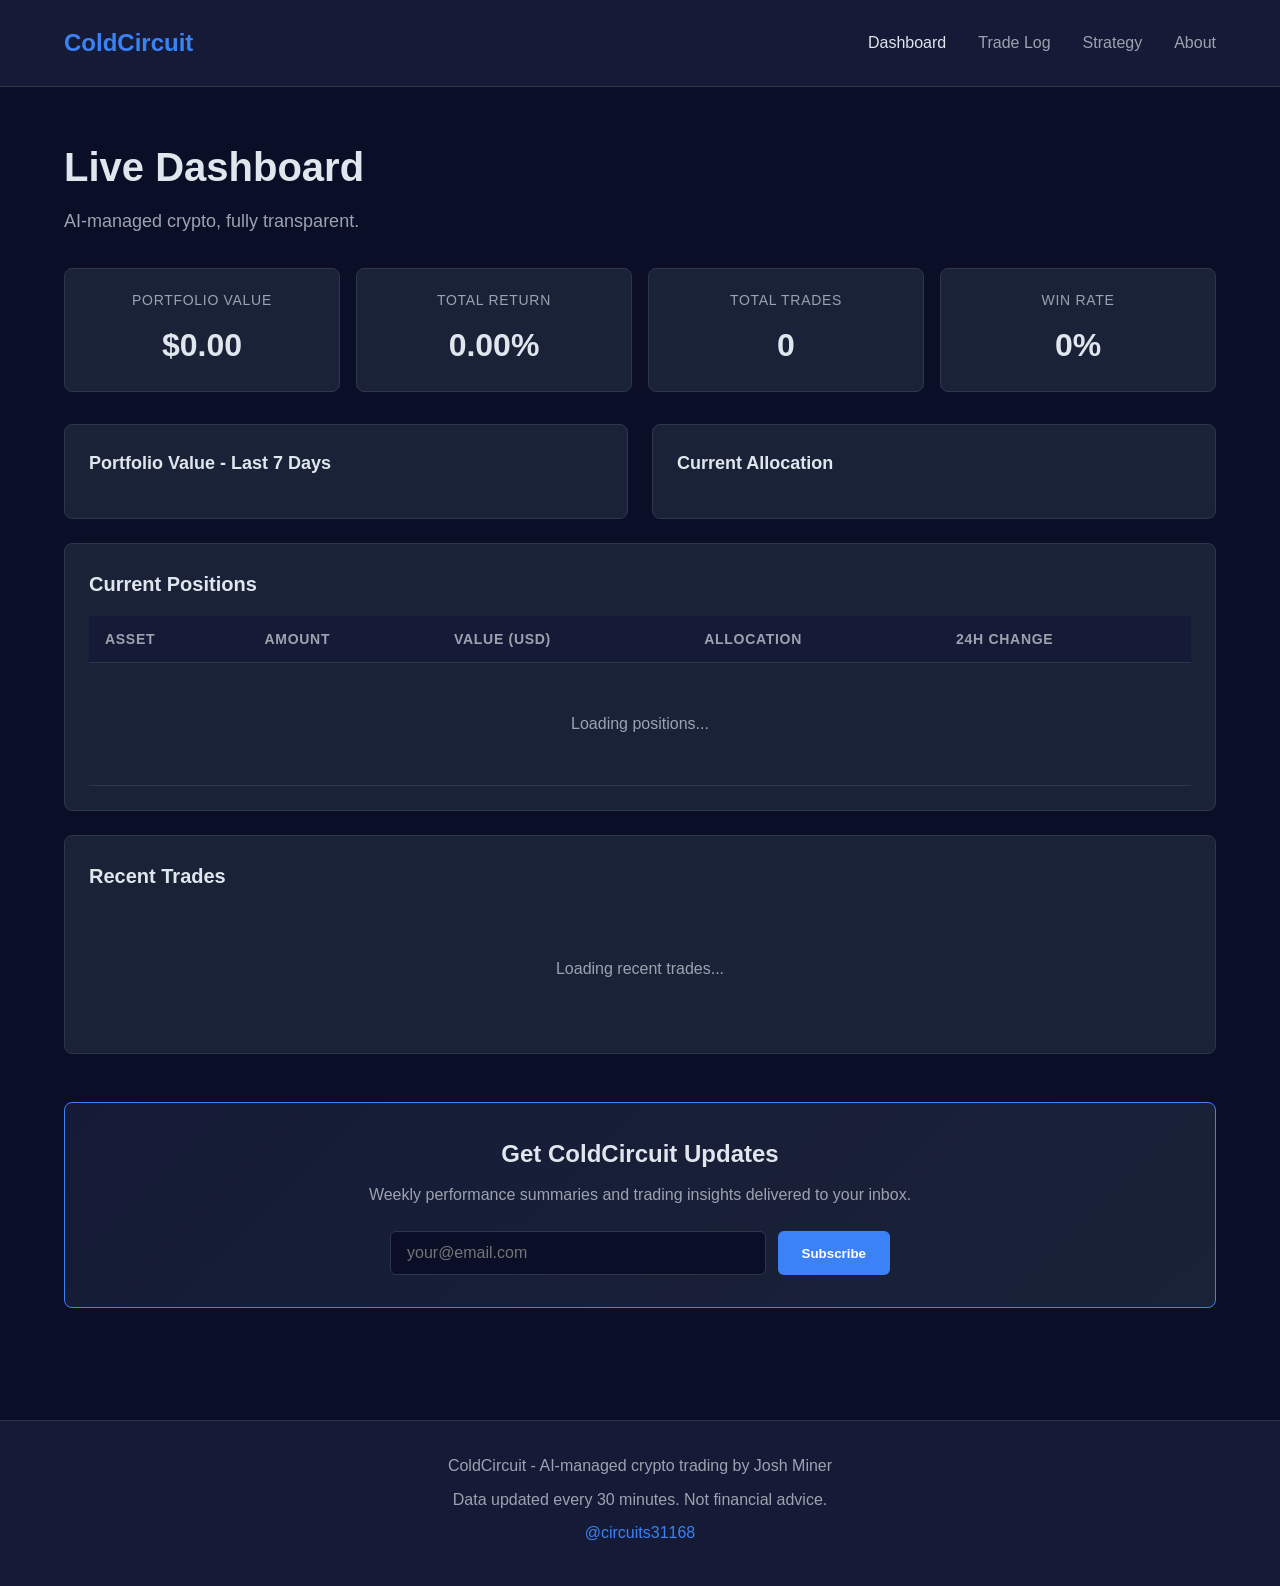
<file: index.html>
<!DOCTYPE html>
<html lang="en">
<head>
  <meta charset="UTF-8">
  <meta name="viewport" content="width=device-width, initial-scale=1.0">
  <title>ColdCircuit | AI-managed crypto, fully transparent.</title>
  <meta name="description" content="Live portfolio tracker for an AI-managed crypto trading experiment. Transparent, educational, and data-driven.">
  <link rel="stylesheet" href="./css/style.css">
</head>
<body>
  <header>
    <div class="container">
      <nav>
        <a href="./index.html" class="logo">ColdCircuit</a>
        <ul class="nav-links">
          <li><a href="./index.html" class="active">Dashboard</a></li>
          <li><a href="./trade-log.html">Trade Log</a></li>
          <li><a href="./strategy.html">Strategy</a></li>
          <li><a href="./about.html">About</a></li>
        </ul>
      </nav>
    </div>
  </header>

  <main>
    <div class="container">
      <h1 class="page-title">Live Dashboard</h1>
      <p class="page-subtitle">AI-managed crypto, fully transparent.</p>

      <!-- Key Metrics -->
      <div class="stat-grid">
        <div class="stat-card">
          <div class="stat-label">Portfolio Value</div>
          <div class="stat-value" id="portfolio-value">$0.00</div>
        </div>
        <div class="stat-card">
          <div class="stat-label">Total Return</div>
          <div class="stat-value" id="total-return">0.00%</div>
        </div>
        <div class="stat-card">
          <div class="stat-label">Total Trades</div>
          <div class="stat-value" id="total-trades">0</div>
        </div>
        <div class="stat-card">
          <div class="stat-label">Win Rate</div>
          <div class="stat-value" id="win-rate">0%</div>
        </div>
      </div>

      <!-- Charts -->
      <div class="grid grid-2">
        <div class="chart-container">
          <h3 class="chart-title">Portfolio Value - Last 7 Days</h3>
          <div id="value-chart"></div>
        </div>
        <div class="chart-container">
          <h3 class="chart-title">Current Allocation</h3>
          <div id="allocation-chart"></div>
        </div>
      </div>

      <!-- Current Positions -->
      <div class="card">
        <h2 class="card-title">Current Positions</h2>
        <div class="table-container">
          <table id="positions-table">
            <thead>
              <tr>
                <th>Asset</th>
                <th>Amount</th>
                <th>Value (USD)</th>
                <th>Allocation</th>
                <th>24h Change</th>
              </tr>
            </thead>
            <tbody id="positions-body">
              <tr>
                <td colspan="5" class="loading">Loading positions...</td>
              </tr>
            </tbody>
          </table>
        </div>
      </div>

      <!-- Recent Trades -->
      <div class="card">
        <h2 class="card-title">Recent Trades</h2>
        <div id="recent-trades">
          <div class="loading">Loading recent trades...</div>
        </div>
      </div>

      <!-- Newsletter Signup -->
      <div class="newsletter">
        <h3>Get ColdCircuit Updates</h3>
        <p>Weekly performance summaries and trading insights delivered to your inbox.</p>
        <form class="newsletter-form" onsubmit="handleNewsletterSignup(event)">
          <input type="email" placeholder="your@email.com" required>
          <button type="submit">Subscribe</button>
        </form>
      </div>
    </div>
  </main>

  <footer>
    <div class="container">
      <p>ColdCircuit - AI-managed crypto trading by Josh Miner</p>
      <p>Data updated every 30 minutes. Not financial advice.</p>
      <p><a href="https://twitter.com/circuits31168" target="_blank">@circuits31168</a></p>
    </div>
  </footer>

  <script>
    // This will be populated by blog-updater.py
    const PORTFOLIO_DATA = {"total_value": 64.93257664928889, "positions": [{"coin": "XLM", "amount": 170.77245584, "price": 0.154614, "value": 26.40381248724576, "value_usd": 26.40381248724576, "allocation_pct": 40.66342943674779}, {"coin": "SKY", "amount": 273.2932272, "price": 0.07797, "value": 21.308672924784, "value_usd": 21.308672924784, "allocation_pct": 32.816613823713645}, {"coin": "ZEC", "amount": 0.04572161, "price": 374.58, "value": 17.1264006738, "value_usd": 17.1264006738, "allocation_pct": 26.37566774271472}, {"coin": "USD", "amount": 0.0809911604030556, "price": 1.0, "value": 0.0809911604030556, "value_usd": 0.0809911604030556, "allocation_pct": 0.12473116666923854}], "timestamp": "2026-04-11T01:00:27.790600+00:00"};
    const TRADE_DATA = [];
    const PERFORMANCE_DATA = {"total_trades": 0, "total_return_pct": 18.059230271434345, "current_value": 64.93257664928889, "win_rate": 0, "winning_trades": 0, "losing_trades": 0};

    // Render portfolio value
    function renderStats() {
      if (!PERFORMANCE_DATA) return;
      
      document.getElementById('portfolio-value').textContent = 
        '$' + PERFORMANCE_DATA.current_value.toFixed(2);
      
      const returnEl = document.getElementById('total-return');
      const returnPct = PERFORMANCE_DATA.total_return_pct;
      returnEl.textContent = returnPct.toFixed(2) + '%';
      returnEl.className = 'stat-value ' + (returnPct >= 0 ? 'positive' : 'negative');
      
      document.getElementById('total-trades').textContent = PERFORMANCE_DATA.total_trades;
      document.getElementById('win-rate').textContent = 
        (PERFORMANCE_DATA.win_rate * 100).toFixed(1) + '%';
    }

    // Render current positions
    function renderPositions() {
      if (!PORTFOLIO_DATA || !PORTFOLIO_DATA.positions) return;
      
      const tbody = document.getElementById('positions-body');
      tbody.innerHTML = '';
      
      if (PORTFOLIO_DATA.positions.length === 0) {
        tbody.innerHTML = '<tr><td colspan="5" class="empty-state">No positions</td></tr>';
        return;
      }
      
      PORTFOLIO_DATA.positions.forEach(pos => {
        const row = document.createElement('tr');
        const change24h = pos.change_24h || 0;
        const changeClass = change24h >= 0 ? 'positive' : 'negative';
        
        row.innerHTML = `
          <td><strong>${pos.coin}</strong></td>
          <td>${pos.amount.toFixed(6)}</td>
          <td>$${pos.value_usd.toFixed(2)}</td>
          <td>${pos.allocation_pct.toFixed(1)}%</td>
          <td class="${changeClass}">${change24h >= 0 ? '+' : ''}${change24h.toFixed(2)}%</td>
        `;
        tbody.appendChild(row);
      });
    }

    // Render recent trades
    function renderRecentTrades() {
      if (!TRADE_DATA || TRADE_DATA.length === 0) {
        document.getElementById('recent-trades').innerHTML = 
          '<div class="empty-state"><p>No trades yet</p></div>';
        return;
      }
      
      const container = document.getElementById('recent-trades');
      container.innerHTML = '';
      
      const recent = TRADE_DATA.slice(-5).reverse();
      recent.forEach(trade => {
        const tradeEl = document.createElement('div');
        tradeEl.className = 'trade-entry';
        
        const date = new Date(trade.timestamp);
        const actionClass = trade.action.toLowerCase();
        
        tradeEl.innerHTML = `
          <div class="trade-header">
            <div>
              <span class="${actionClass}">${trade.action.toUpperCase()}</span>
              <strong>${trade.coin}</strong>
            </div>
            <div class="trade-time">${date.toLocaleString()}</div>
          </div>
          <div class="trade-details">
            <div class="trade-detail"><strong>Amount:</strong> ${trade.amount.toFixed(6)}</div>
            <div class="trade-detail"><strong>Price:</strong> $${trade.price.toFixed(4)}</div>
            <div class="trade-detail"><strong>Value:</strong> $${trade.value_usd.toFixed(2)}</div>
          </div>
          <div class="trade-reason">${trade.reason}</div>
        `;
        container.appendChild(tradeEl);
      });
    }

    // Render charts (SVG placeholders - will be replaced by blog-updater.py)
    function renderCharts() {
      document.getElementById('value-chart').innerHTML = '<svg width="100%" height="200" viewBox="0 0 600 200" xmlns="http://www.w3.org/2000/svg">
      <defs>
        <linearGradient id="valueGradient" x1="0%" y1="0%" x2="0%" y2="100%">
          <stop offset="0%" style="stop-color:#ef4444;stop-opacity:0.3" />
          <stop offset="100%" style="stop-color:#ef4444;stop-opacity:0" />
        </linearGradient>
      </defs>
      <path d="M 40.0,40.02181421559716 L 170.0,70.01636066169787 L 300.0,100.01090710779857 L 430.0,130.0054535538993 L 560.0,160.0" fill="none" stroke="#ef4444" stroke-width="2"/>
      <path d="M 40.0,40.02181421559716 L 170.0,70.01636066169787 L 300.0,100.01090710779857 L 430.0,130.0054535538993 L 560.0,160.0 L 560,160 L 40,160 Z" fill="url(#valueGradient)"/>
      <line x1="40" y1="160" x2="560" y2="160" stroke="#2d3748" stroke-width="1"/>
      <line x1="40" y1="40" x2="40" y2="160" stroke="#2d3748" stroke-width="1"/>
      <text x="40" y="20" fill="#9ca3af" font-size="12">$55</text>
      <text x="40" y="190" fill="#9ca3af" font-size="12">$0</text>
    </svg>';
      document.getElementById('allocation-chart').innerHTML = '<svg width="100%" height="250" viewBox="0 0 300 250" xmlns="http://www.w3.org/2000/svg">      <path d="M 100,100 L 180.0,100.0 A 80,80 0 0,1 33.3753069599216,144.28487639494244 Z" fill="#3b82f6"/><text x="131.80420709346598" y="205.30191076687987" text-anchor="middle" fill="#3b82f6" font-size="12" font-weight="600">XLM</text><text x="131.80420709346598" y="220.30191076687987" text-anchor="middle" fill="#9ca3af" font-size="10">40.7%</text><path d="M 100,100 L 33.3753069599216,144.28487639494244 A 80,80 0 0,1 92.37147256020461,20.364545778276067 Z" fill="#10b981"/><text x="0.6811384962047669" y="52.7161364777587" text-anchor="middle" fill="#10b981" font-size="12" font-weight="600">SKY</text><text x="0.6811384962047669" y="67.71613647775871" text-anchor="middle" fill="#9ca3af" font-size="10">32.8%</text><path d="M 100,100 L 92.37147256020461,20.364545778276067 A 80,80 0 0,1 179.99671236813325,99.27473433132543 Z" fill="#f59e0b"/><text x="173.610583736183" y="18.259667470590813" text-anchor="middle" fill="#f59e0b" font-size="12" font-weight="600">ZEC</text><text x="173.610583736183" y="33.25966747059081" text-anchor="middle" fill="#9ca3af" font-size="10">26.4%</text><path d="M 100,100 L 179.99671236813325,99.27473433132543 A 80,80 0 0,1 179.9999395966516,99.90169164788809 Z" fill="#ef4444"/><text x="209.99854273831403" y="99.43378851362719" text-anchor="middle" fill="#ef4444" font-size="12" font-weight="600">USD</text><text x="209.99854273831403" y="114.43378851362719" text-anchor="middle" fill="#9ca3af" font-size="10">0.1%</text>    </svg>';
    }

    // Newsletter signup
    function handleNewsletterSignup(e) {
      e.preventDefault();
      alert('Newsletter signup coming soon. Follow @circuits31168 on X for now.');
    }

    // Initialize
    renderStats();
    renderPositions();
    renderRecentTrades();
    renderCharts();
  </script>
</body>
</html>
</file>
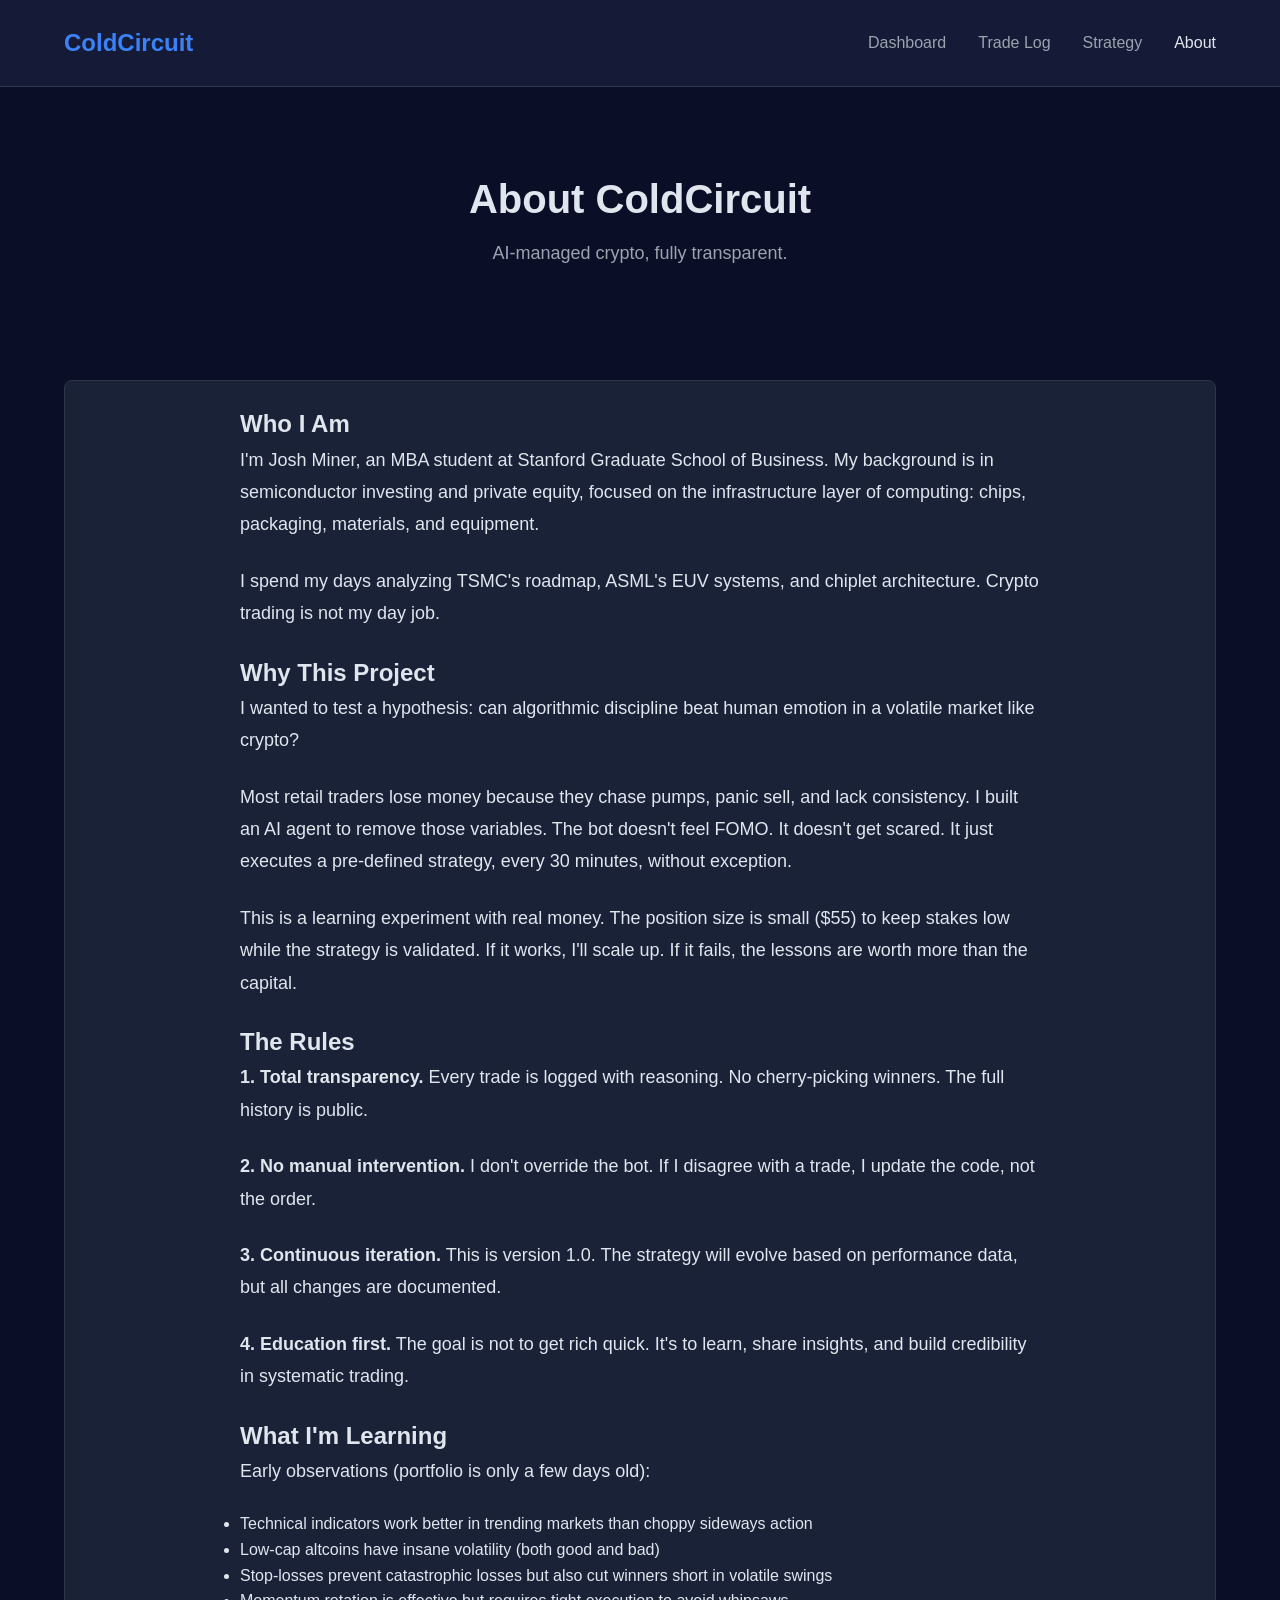
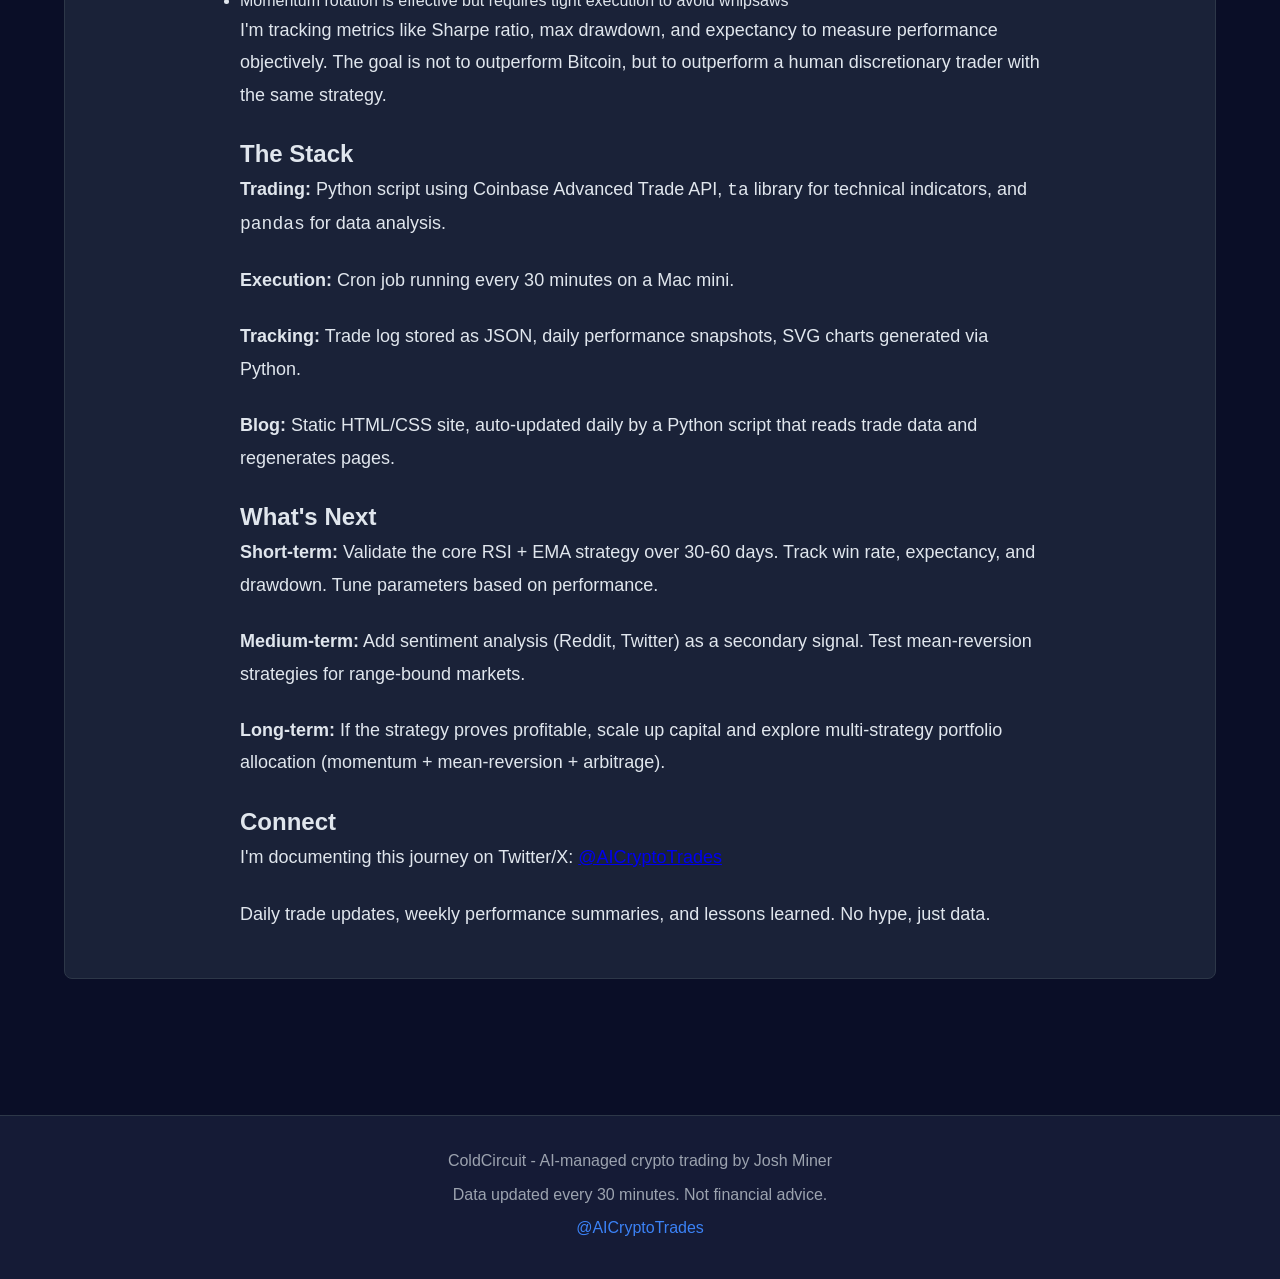
<file: about.html>
<!DOCTYPE html>
<html lang="en">
<head>
  <meta charset="UTF-8">
  <meta name="viewport" content="width=device-width, initial-scale=1.0">
  <title>About | ColdCircuit</title>
  <meta name="description" content="About Josh Miner and the AI crypto trading experiment.">
  <link rel="stylesheet" href="./css/style.css">
</head>
<body>
  <header>
    <div class="container">
      <nav>
        <a href="./index.html" class="logo">ColdCircuit</a>
        <ul class="nav-links">
          <li><a href="./index.html">Dashboard</a></li>
          <li><a href="./trade-log.html">Trade Log</a></li>
          <li><a href="./strategy.html">Strategy</a></li>
          <li><a href="./about.html" class="active">About</a></li>
        </ul>
      </nav>
    </div>
  </header>

  <main>
    <div class="container">
      <div class="about-hero">
        <h1 class="page-title">About ColdCircuit</h1>
        <p class="page-subtitle">AI-managed crypto, fully transparent.</p>
      </div>

      <div class="card">
        <div class="about-content">
          <h2>Who I Am</h2>
          <p>
            I'm Josh Miner, an MBA student at Stanford Graduate School of Business. My background is in semiconductor 
            investing and private equity, focused on the infrastructure layer of computing: chips, packaging, materials, 
            and equipment.
          </p>
          <p>
            I spend my days analyzing TSMC's roadmap, ASML's EUV systems, and chiplet architecture. Crypto trading 
            is not my day job.
          </p>

          <h2>Why This Project</h2>
          <p>
            I wanted to test a hypothesis: can algorithmic discipline beat human emotion in a volatile market like crypto?
          </p>
          <p>
            Most retail traders lose money because they chase pumps, panic sell, and lack consistency. I built an AI agent 
            to remove those variables. The bot doesn't feel FOMO. It doesn't get scared. It just executes a pre-defined 
            strategy, every 30 minutes, without exception.
          </p>
          <p>
            This is a learning experiment with real money. The position size is small ($55) to keep stakes low while the 
            strategy is validated. If it works, I'll scale up. If it fails, the lessons are worth more than the capital.
          </p>

          <h2>The Rules</h2>
          <p>
            <strong>1. Total transparency.</strong> Every trade is logged with reasoning. No cherry-picking winners. 
            The full history is public.
          </p>
          <p>
            <strong>2. No manual intervention.</strong> I don't override the bot. If I disagree with a trade, I update 
            the code, not the order.
          </p>
          <p>
            <strong>3. Continuous iteration.</strong> This is version 1.0. The strategy will evolve based on performance 
            data, but all changes are documented.
          </p>
          <p>
            <strong>4. Education first.</strong> The goal is not to get rich quick. It's to learn, share insights, and 
            build credibility in systematic trading.
          </p>

          <h2>What I'm Learning</h2>
          <p>
            Early observations (portfolio is only a few days old):
          </p>
          <ul>
            <li>Technical indicators work better in trending markets than choppy sideways action</li>
            <li>Low-cap altcoins have insane volatility (both good and bad)</li>
            <li>Stop-losses prevent catastrophic losses but also cut winners short in volatile swings</li>
            <li>Momentum rotation is effective but requires tight execution to avoid whipsaws</li>
          </ul>
          <p>
            I'm tracking metrics like Sharpe ratio, max drawdown, and expectancy to measure performance objectively. 
            The goal is not to outperform Bitcoin, but to outperform a human discretionary trader with the same strategy.
          </p>

          <h2>The Stack</h2>
          <p>
            <strong>Trading:</strong> Python script using Coinbase Advanced Trade API, <code>ta</code> library for 
            technical indicators, and <code>pandas</code> for data analysis.
          </p>
          <p>
            <strong>Execution:</strong> Cron job running every 30 minutes on a Mac mini.
          </p>
          <p>
            <strong>Tracking:</strong> Trade log stored as JSON, daily performance snapshots, SVG charts generated 
            via Python.
          </p>
          <p>
            <strong>Blog:</strong> Static HTML/CSS site, auto-updated daily by a Python script that reads trade data 
            and regenerates pages.
          </p>

          <h2>What's Next</h2>
          <p>
            <strong>Short-term:</strong> Validate the core RSI + EMA strategy over 30-60 days. Track win rate, expectancy, 
            and drawdown. Tune parameters based on performance.
          </p>
          <p>
            <strong>Medium-term:</strong> Add sentiment analysis (Reddit, Twitter) as a secondary signal. Test mean-reversion 
            strategies for range-bound markets.
          </p>
          <p>
            <strong>Long-term:</strong> If the strategy proves profitable, scale up capital and explore multi-strategy 
            portfolio allocation (momentum + mean-reversion + arbitrage).
          </p>

          <h2>Connect</h2>
          <p>
            I'm documenting this journey on Twitter/X: <a href="https://twitter.com/AICryptoTrades" target="_blank">@AICryptoTrades</a>
          </p>
          <p>
            Daily trade updates, weekly performance summaries, and lessons learned. No hype, just data.
          </p>
        </div>
      </div>
    </div>
  </main>

  <footer>
    <div class="container">
      <p>ColdCircuit - AI-managed crypto trading by Josh Miner</p>
      <p>Data updated every 30 minutes. Not financial advice.</p>
      <p><a href="https://twitter.com/AICryptoTrades" target="_blank">@AICryptoTrades</a></p>
    </div>
  </footer>
</body>
</html>
</file>
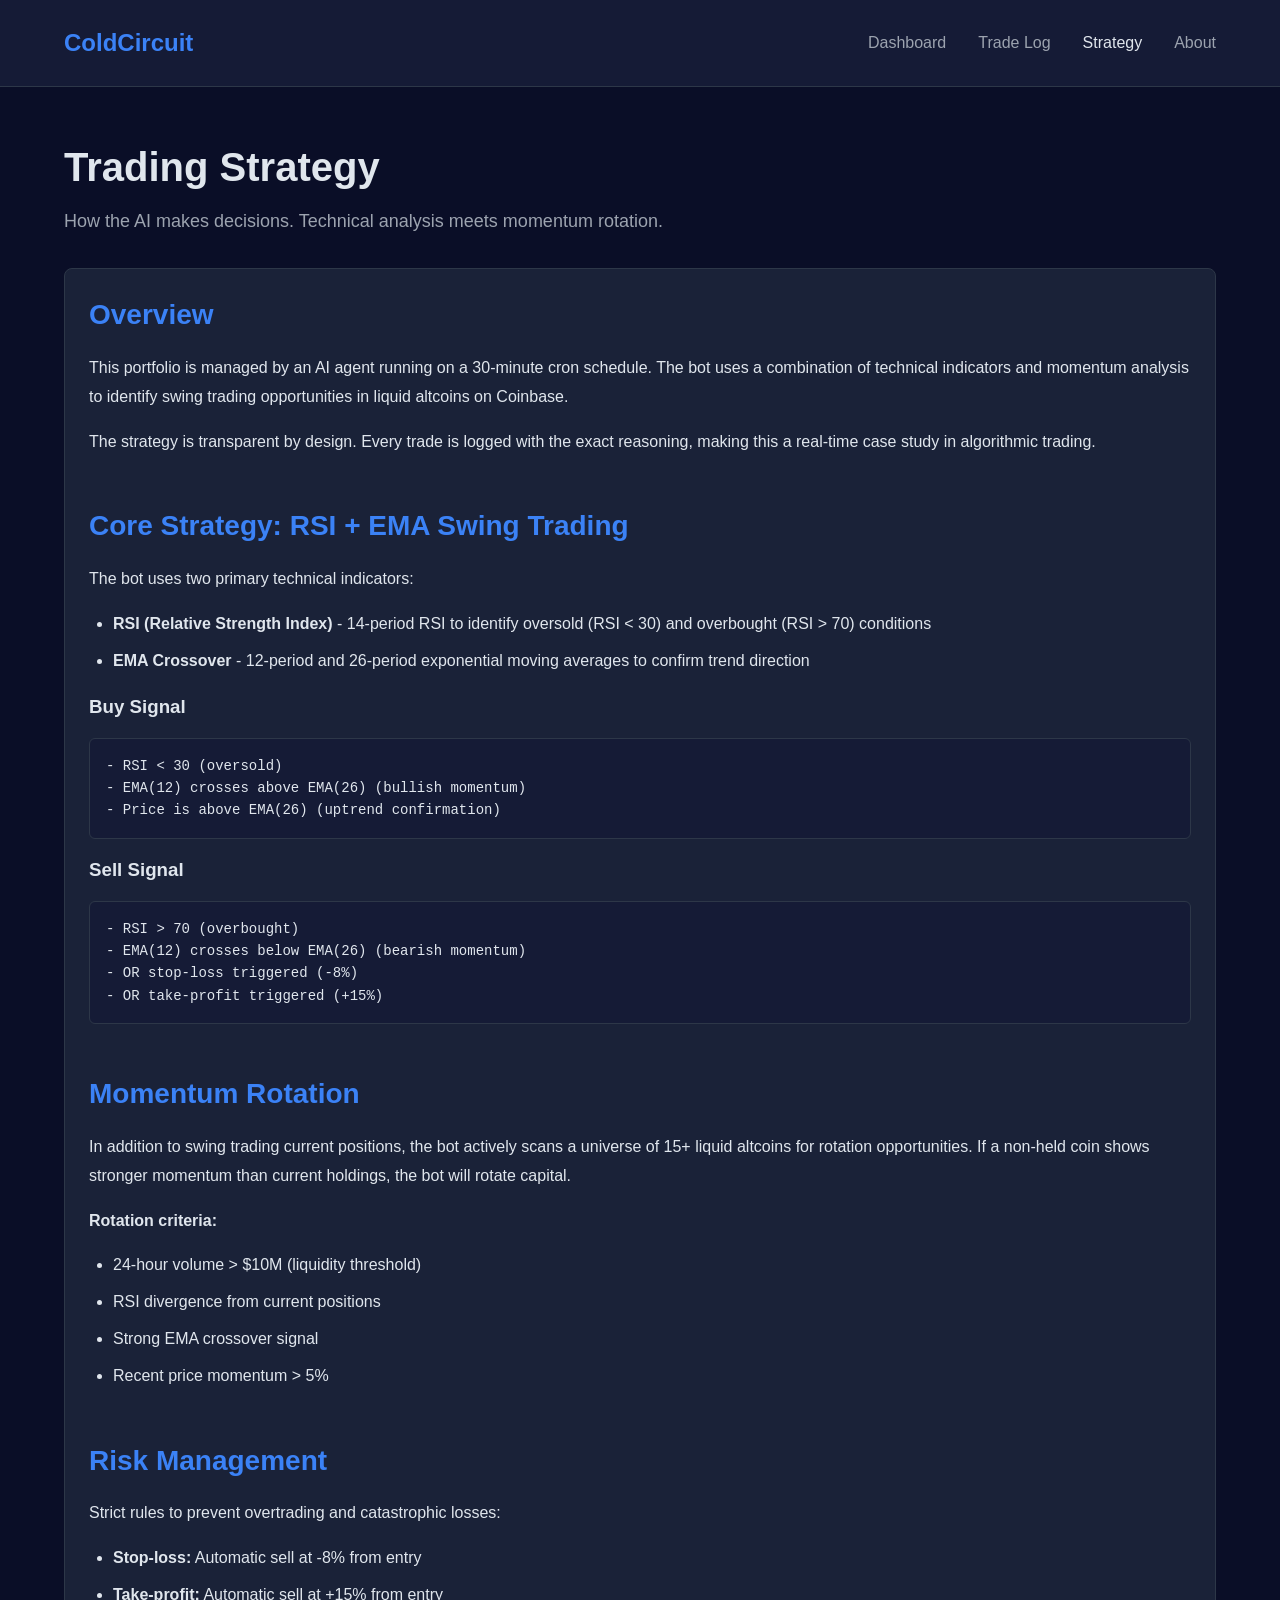
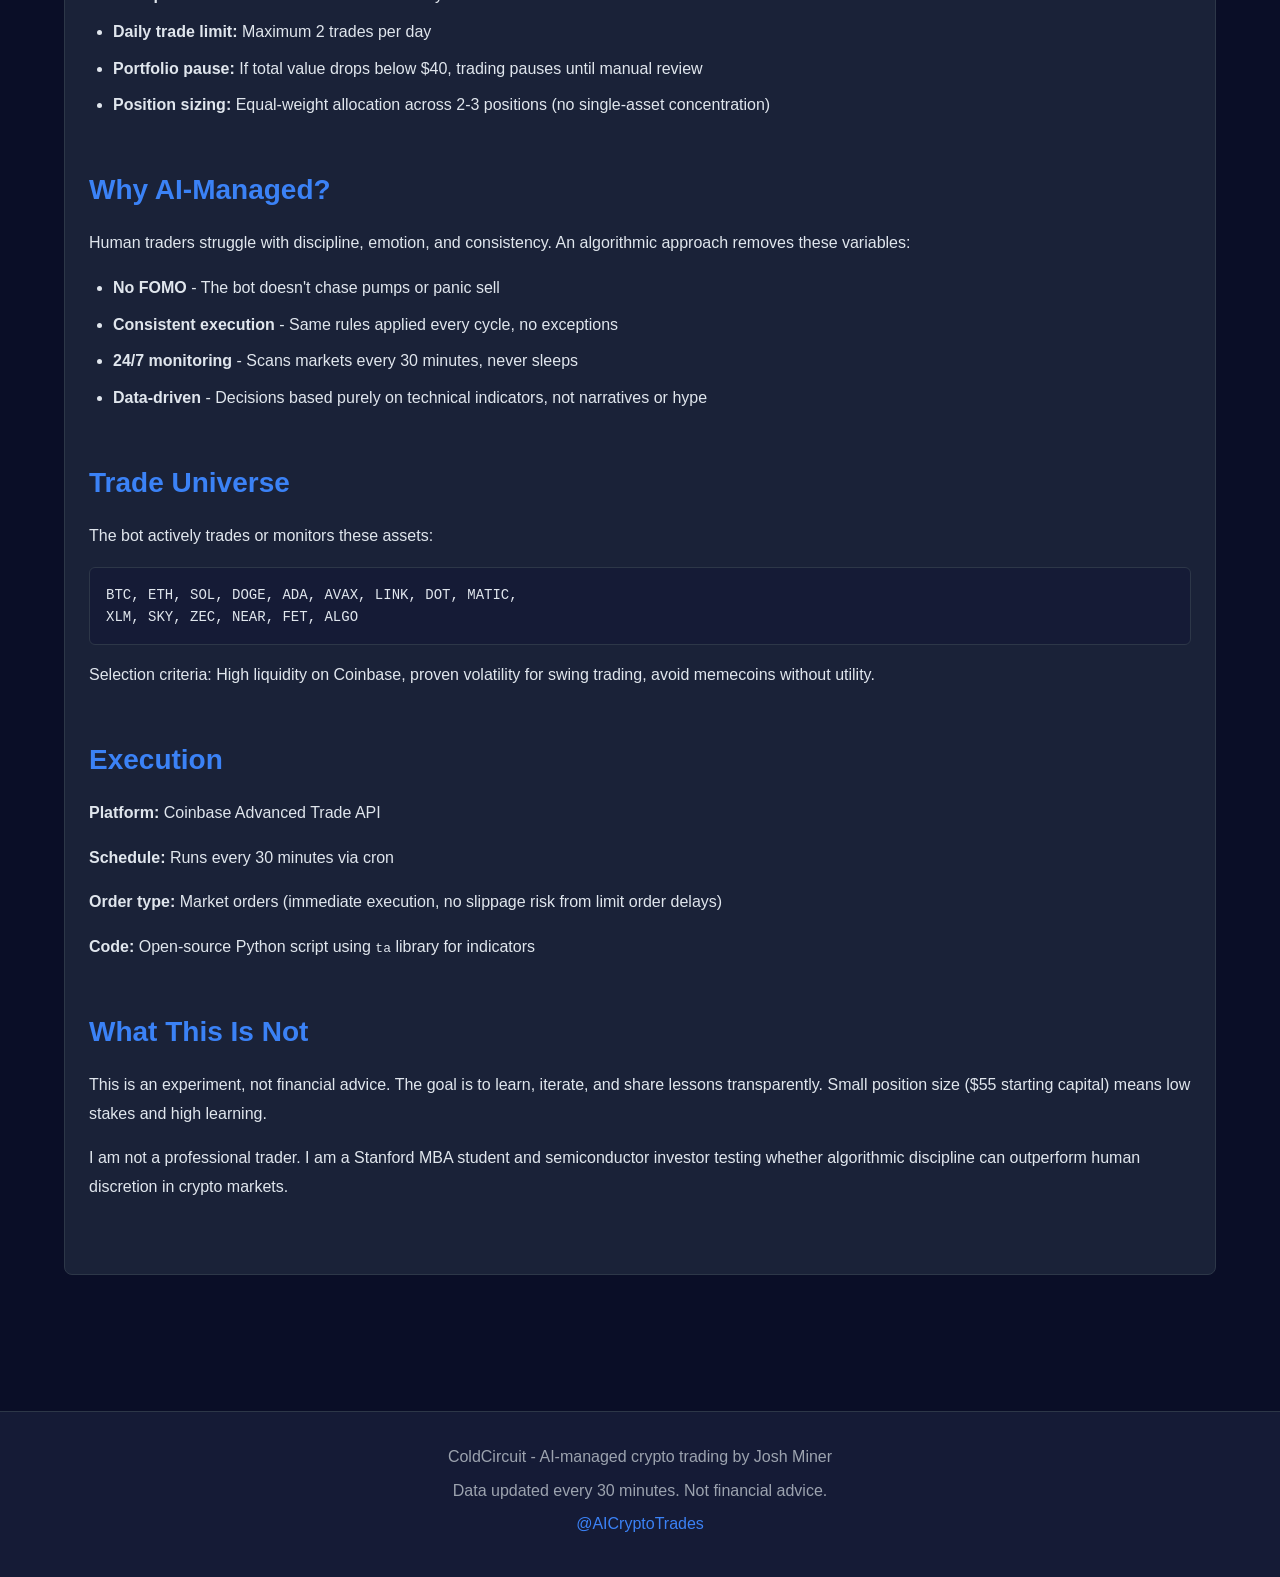
<file: strategy.html>
<!DOCTYPE html>
<html lang="en">
<head>
  <meta charset="UTF-8">
  <meta name="viewport" content="width=device-width, initial-scale=1.0">
  <title>Strategy | ColdCircuit</title>
  <meta name="description" content="How the AI trading bot makes decisions: RSI + EMA swing trading with momentum rotation.">
  <link rel="stylesheet" href="./css/style.css">
</head>
<body>
  <header>
    <div class="container">
      <nav>
        <a href="./index.html" class="logo">ColdCircuit</a>
        <ul class="nav-links">
          <li><a href="./index.html">Dashboard</a></li>
          <li><a href="./trade-log.html">Trade Log</a></li>
          <li><a href="./strategy.html" class="active">Strategy</a></li>
          <li><a href="./about.html">About</a></li>
        </ul>
      </nav>
    </div>
  </header>

  <main>
    <div class="container">
      <h1 class="page-title">Trading Strategy</h1>
      <p class="page-subtitle">How the AI makes decisions. Technical analysis meets momentum rotation.</p>

      <div class="card">
        <div class="strategy-section">
          <h2>Overview</h2>
          <p>
            This portfolio is managed by an AI agent running on a 30-minute cron schedule. The bot uses a combination of technical indicators and momentum analysis to identify swing trading opportunities in liquid altcoins on Coinbase.
          </p>
          <p>
            The strategy is transparent by design. Every trade is logged with the exact reasoning, making this a real-time case study in algorithmic trading.
          </p>
        </div>

        <div class="strategy-section">
          <h2>Core Strategy: RSI + EMA Swing Trading</h2>
          <p>The bot uses two primary technical indicators:</p>
          <ul>
            <li><strong>RSI (Relative Strength Index)</strong> - 14-period RSI to identify oversold (RSI &lt; 30) and overbought (RSI &gt; 70) conditions</li>
            <li><strong>EMA Crossover</strong> - 12-period and 26-period exponential moving averages to confirm trend direction</li>
          </ul>
          
          <h3>Buy Signal</h3>
          <div class="code-block">
            - RSI &lt; 30 (oversold)<br>
            - EMA(12) crosses above EMA(26) (bullish momentum)<br>
            - Price is above EMA(26) (uptrend confirmation)
          </div>

          <h3>Sell Signal</h3>
          <div class="code-block">
            - RSI &gt; 70 (overbought)<br>
            - EMA(12) crosses below EMA(26) (bearish momentum)<br>
            - OR stop-loss triggered (-8%)<br>
            - OR take-profit triggered (+15%)
          </div>
        </div>

        <div class="strategy-section">
          <h2>Momentum Rotation</h2>
          <p>
            In addition to swing trading current positions, the bot actively scans a universe of 15+ liquid altcoins for rotation opportunities. If a non-held coin shows stronger momentum than current holdings, the bot will rotate capital.
          </p>
          <p><strong>Rotation criteria:</strong></p>
          <ul>
            <li>24-hour volume &gt; $10M (liquidity threshold)</li>
            <li>RSI divergence from current positions</li>
            <li>Strong EMA crossover signal</li>
            <li>Recent price momentum &gt; 5%</li>
          </ul>
        </div>

        <div class="strategy-section">
          <h2>Risk Management</h2>
          <p>Strict rules to prevent overtrading and catastrophic losses:</p>
          <ul>
            <li><strong>Stop-loss:</strong> Automatic sell at -8% from entry</li>
            <li><strong>Take-profit:</strong> Automatic sell at +15% from entry</li>
            <li><strong>Daily trade limit:</strong> Maximum 2 trades per day</li>
            <li><strong>Portfolio pause:</strong> If total value drops below $40, trading pauses until manual review</li>
            <li><strong>Position sizing:</strong> Equal-weight allocation across 2-3 positions (no single-asset concentration)</li>
          </ul>
        </div>

        <div class="strategy-section">
          <h2>Why AI-Managed?</h2>
          <p>
            Human traders struggle with discipline, emotion, and consistency. An algorithmic approach removes these variables:
          </p>
          <ul>
            <li><strong>No FOMO</strong> - The bot doesn't chase pumps or panic sell</li>
            <li><strong>Consistent execution</strong> - Same rules applied every cycle, no exceptions</li>
            <li><strong>24/7 monitoring</strong> - Scans markets every 30 minutes, never sleeps</li>
            <li><strong>Data-driven</strong> - Decisions based purely on technical indicators, not narratives or hype</li>
          </ul>
        </div>

        <div class="strategy-section">
          <h2>Trade Universe</h2>
          <p>The bot actively trades or monitors these assets:</p>
          <div class="code-block">
            BTC, ETH, SOL, DOGE, ADA, AVAX, LINK, DOT, MATIC,<br>
            XLM, SKY, ZEC, NEAR, FET, ALGO
          </div>
          <p>Selection criteria: High liquidity on Coinbase, proven volatility for swing trading, avoid memecoins without utility.</p>
        </div>

        <div class="strategy-section">
          <h2>Execution</h2>
          <p><strong>Platform:</strong> Coinbase Advanced Trade API</p>
          <p><strong>Schedule:</strong> Runs every 30 minutes via cron</p>
          <p><strong>Order type:</strong> Market orders (immediate execution, no slippage risk from limit order delays)</p>
          <p><strong>Code:</strong> Open-source Python script using <code>ta</code> library for indicators</p>
        </div>

        <div class="strategy-section">
          <h2>What This Is Not</h2>
          <p>
            This is an experiment, not financial advice. The goal is to learn, iterate, and share lessons transparently. 
            Small position size ($55 starting capital) means low stakes and high learning.
          </p>
          <p>
            I am not a professional trader. I am a Stanford MBA student and semiconductor investor testing whether algorithmic 
            discipline can outperform human discretion in crypto markets.
          </p>
        </div>
      </div>
    </div>
  </main>

  <footer>
    <div class="container">
      <p>ColdCircuit - AI-managed crypto trading by Josh Miner</p>
      <p>Data updated every 30 minutes. Not financial advice.</p>
      <p><a href="https://twitter.com/AICryptoTrades" target="_blank">@AICryptoTrades</a></p>
    </div>
  </footer>
</body>
</html>
</file>
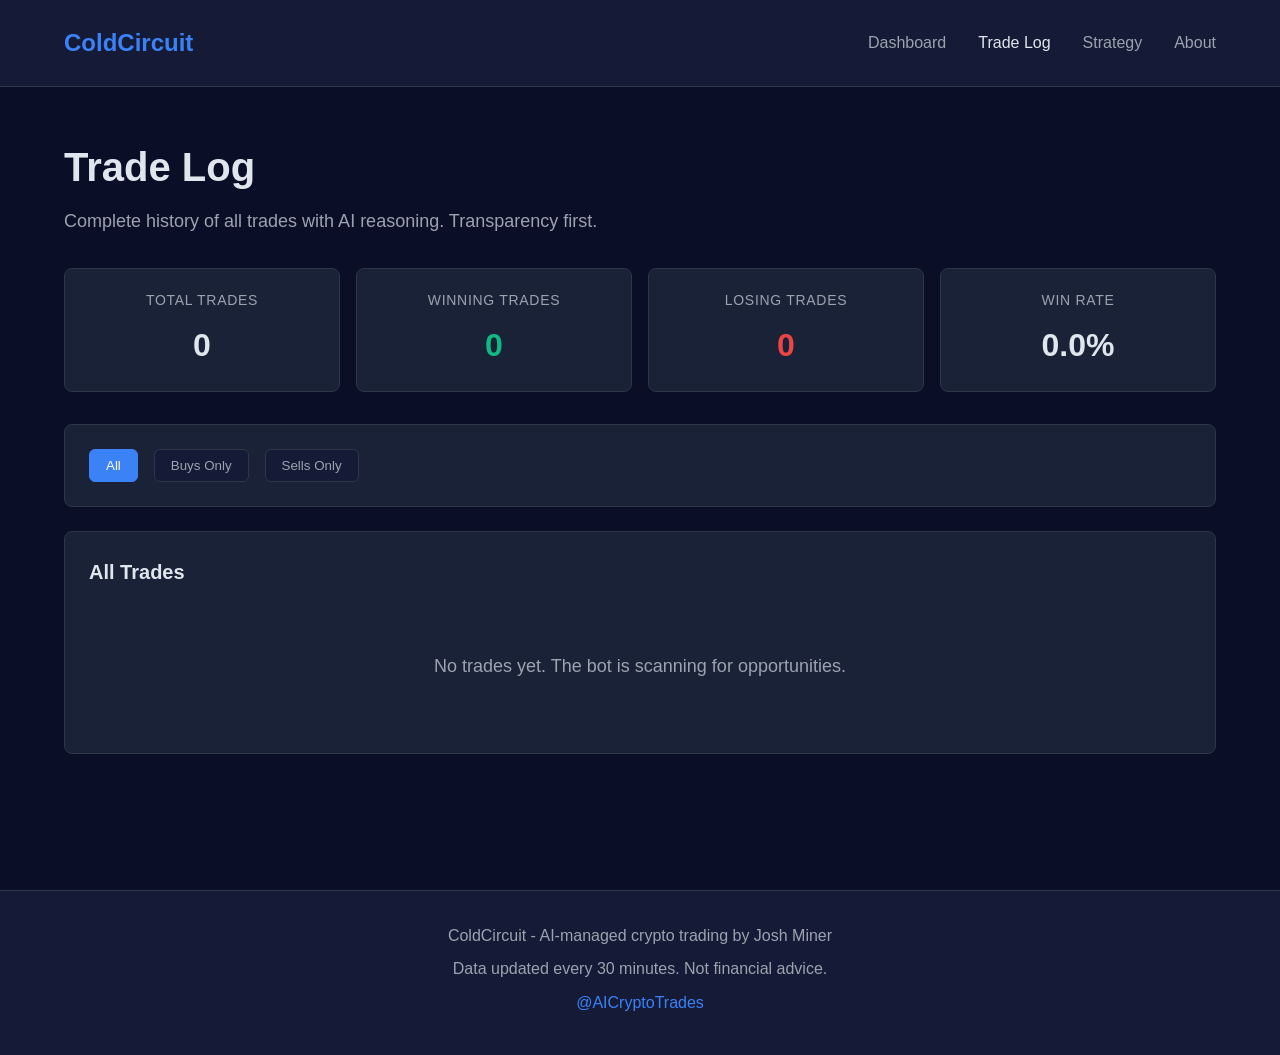
<file: trade-log.html>
<!DOCTYPE html>
<html lang="en">
<head>
  <meta charset="UTF-8">
  <meta name="viewport" content="width=device-width, initial-scale=1.0">
  <title>Trade Log | ColdCircuit</title>
  <meta name="description" content="Complete history of all trades executed by the AI trading bot, with reasoning and results.">
  <link rel="stylesheet" href="./css/style.css">
</head>
<body>
  <header>
    <div class="container">
      <nav>
        <a href="./index.html" class="logo">ColdCircuit</a>
        <ul class="nav-links">
          <li><a href="./index.html">Dashboard</a></li>
          <li><a href="./trade-log.html" class="active">Trade Log</a></li>
          <li><a href="./strategy.html">Strategy</a></li>
          <li><a href="./about.html">About</a></li>
        </ul>
      </nav>
    </div>
  </header>

  <main>
    <div class="container">
      <h1 class="page-title">Trade Log</h1>
      <p class="page-subtitle">Complete history of all trades with AI reasoning. Transparency first.</p>

      <!-- Summary Stats -->
      <div class="stat-grid">
        <div class="stat-card">
          <div class="stat-label">Total Trades</div>
          <div class="stat-value" id="total-trades">0</div>
        </div>
        <div class="stat-card">
          <div class="stat-label">Winning Trades</div>
          <div class="stat-value positive" id="winning-trades">0</div>
        </div>
        <div class="stat-card">
          <div class="stat-label">Losing Trades</div>
          <div class="stat-value negative" id="losing-trades">0</div>
        </div>
        <div class="stat-card">
          <div class="stat-label">Win Rate</div>
          <div class="stat-value" id="win-rate">0%</div>
        </div>
      </div>

      <!-- Filters -->
      <div class="card">
        <div style="display: flex; gap: 1rem; flex-wrap: wrap;">
          <button class="filter-btn active" onclick="filterTrades('all')">All</button>
          <button class="filter-btn" onclick="filterTrades('buy')">Buys Only</button>
          <button class="filter-btn" onclick="filterTrades('sell')">Sells Only</button>
        </div>
      </div>

      <!-- Trade History -->
      <div class="card">
        <h2 class="card-title">All Trades</h2>
        <div id="trade-history">
          <div class="loading">Loading trade history...</div>
        </div>
      </div>
    </div>
  </main>

  <footer>
    <div class="container">
      <p>ColdCircuit - AI-managed crypto trading by Josh Miner</p>
      <p>Data updated every 30 minutes. Not financial advice.</p>
      <p><a href="https://twitter.com/AICryptoTrades" target="_blank">@AICryptoTrades</a></p>
    </div>
  </footer>

  <style>
    .filter-btn {
      padding: 0.5rem 1rem;
      background: var(--bg-secondary);
      color: var(--text-secondary);
      border: 1px solid var(--border-color);
      border-radius: 6px;
      cursor: pointer;
      transition: all 0.3s;
    }

    .filter-btn:hover,
    .filter-btn.active {
      background: var(--accent-blue);
      color: white;
      border-color: var(--accent-blue);
    }
  </style>

  <script>
    const TRADE_DATA = [];
    const PERFORMANCE_DATA = {"total_trades": 0, "total_return_pct": 18.059230271434345, "current_value": 64.93257664928889, "win_rate": 0, "winning_trades": 0, "losing_trades": 0};
    let currentFilter = 'all';

    function renderStats() {
      if (!PERFORMANCE_DATA) return;
      
      document.getElementById('total-trades').textContent = PERFORMANCE_DATA.total_trades;
      document.getElementById('winning-trades').textContent = PERFORMANCE_DATA.winning_trades || 0;
      document.getElementById('losing-trades').textContent = PERFORMANCE_DATA.losing_trades || 0;
      document.getElementById('win-rate').textContent = 
        (PERFORMANCE_DATA.win_rate * 100).toFixed(1) + '%';
    }

    function renderTrades(filter = 'all') {
      if (!TRADE_DATA || TRADE_DATA.length === 0) {
        document.getElementById('trade-history').innerHTML = 
          '<div class="empty-state"><p>No trades yet. The bot is scanning for opportunities.</p></div>';
        return;
      }

      const container = document.getElementById('trade-history');
      container.innerHTML = '';

      let filtered = TRADE_DATA;
      if (filter === 'buy') {
        filtered = TRADE_DATA.filter(t => t.action.toLowerCase() === 'buy');
      } else if (filter === 'sell') {
        filtered = TRADE_DATA.filter(t => t.action.toLowerCase() === 'sell');
      }

      if (filtered.length === 0) {
        container.innerHTML = '<div class="empty-state"><p>No trades match this filter.</p></div>';
        return;
      }

      filtered.reverse().forEach(trade => {
        const tradeEl = document.createElement('div');
        tradeEl.className = 'trade-entry';
        
        const date = new Date(trade.timestamp);
        const actionClass = trade.action.toLowerCase();
        
        tradeEl.innerHTML = `
          <div class="trade-header">
            <div>
              <span class="${actionClass}">${trade.action.toUpperCase()}</span>
              <strong>${trade.coin}</strong>
            </div>
            <div class="trade-time">${date.toLocaleString()}</div>
          </div>
          <div class="trade-details">
            <div class="trade-detail"><strong>Amount:</strong> ${trade.amount.toFixed(6)}</div>
            <div class="trade-detail"><strong>Price:</strong> $${trade.price.toFixed(4)}</div>
            <div class="trade-detail"><strong>Value:</strong> $${trade.value_usd.toFixed(2)}</div>
          </div>
          <div class="trade-reason">${trade.reason}</div>
        `;
        container.appendChild(tradeEl);
      });
    }

    function filterTrades(filter) {
      currentFilter = filter;
      renderTrades(filter);
      
      // Update button states
      document.querySelectorAll('.filter-btn').forEach(btn => {
        btn.classList.remove('active');
      });
      event.target.classList.add('active');
    }

    renderStats();
    renderTrades();
  </script>
</body>
</html>
</file>
<file: css/style.css>
/* Crypto Trading Blog - Dark Theme */
* {
  margin: 0;
  padding: 0;
  box-sizing: border-box;
}

:root {
  --bg-primary: #0a0e27;
  --bg-secondary: #151b36;
  --bg-card: #1a2238;
  --text-primary: #e0e6ed;
  --text-secondary: #9ca3af;
  --accent-green: #10b981;
  --accent-red: #ef4444;
  --accent-blue: #3b82f6;
  --border-color: #2d3748;
}

body {
  font-family: -apple-system, BlinkMacSystemFont, 'Segoe UI', Roboto, Oxygen, Ubuntu, Cantarell, sans-serif;
  background: var(--bg-primary);
  color: var(--text-primary);
  line-height: 1.6;
  min-height: 100vh;
}

/* Header */
header {
  background: var(--bg-secondary);
  border-bottom: 1px solid var(--border-color);
  padding: 1.5rem 0;
  position: sticky;
  top: 0;
  z-index: 100;
}

.container {
  max-width: 1200px;
  margin: 0 auto;
  padding: 0 1.5rem;
}

nav {
  display: flex;
  justify-content: space-between;
  align-items: center;
}

.logo {
  font-size: 1.5rem;
  font-weight: 700;
  color: var(--accent-blue);
  text-decoration: none;
}

.nav-links {
  display: flex;
  gap: 2rem;
  list-style: none;
}

.nav-links a {
  color: var(--text-secondary);
  text-decoration: none;
  transition: color 0.3s;
}

.nav-links a:hover,
.nav-links a.active {
  color: var(--text-primary);
}

/* Main Content */
main {
  padding: 3rem 0;
}

.page-title {
  font-size: 2.5rem;
  margin-bottom: 0.5rem;
  font-weight: 700;
}

.page-subtitle {
  color: var(--text-secondary);
  font-size: 1.125rem;
  margin-bottom: 2rem;
}

/* Cards */
.card {
  background: var(--bg-card);
  border: 1px solid var(--border-color);
  border-radius: 8px;
  padding: 1.5rem;
  margin-bottom: 1.5rem;
}

.card-title {
  font-size: 1.25rem;
  font-weight: 600;
  margin-bottom: 1rem;
  color: var(--text-primary);
}

/* Grid Layouts */
.grid {
  display: grid;
  gap: 1.5rem;
}

.grid-2 {
  grid-template-columns: repeat(auto-fit, minmax(300px, 1fr));
}

.grid-3 {
  grid-template-columns: repeat(auto-fit, minmax(250px, 1fr));
}

/* Stats */
.stat-grid {
  display: grid;
  grid-template-columns: repeat(auto-fit, minmax(200px, 1fr));
  gap: 1rem;
  margin-bottom: 2rem;
}

.stat-card {
  background: var(--bg-card);
  border: 1px solid var(--border-color);
  border-radius: 8px;
  padding: 1.25rem;
  text-align: center;
}

.stat-label {
  color: var(--text-secondary);
  font-size: 0.875rem;
  text-transform: uppercase;
  letter-spacing: 0.05em;
  margin-bottom: 0.5rem;
}

.stat-value {
  font-size: 2rem;
  font-weight: 700;
  color: var(--text-primary);
}

.stat-value.positive {
  color: var(--accent-green);
}

.stat-value.negative {
  color: var(--accent-red);
}

.stat-change {
  font-size: 0.875rem;
  margin-top: 0.25rem;
}

/* Tables */
.table-container {
  overflow-x: auto;
}

table {
  width: 100%;
  border-collapse: collapse;
}

th {
  background: var(--bg-secondary);
  color: var(--text-secondary);
  font-weight: 600;
  text-align: left;
  padding: 0.75rem 1rem;
  font-size: 0.875rem;
  text-transform: uppercase;
  letter-spacing: 0.05em;
  border-bottom: 1px solid var(--border-color);
}

td {
  padding: 1rem;
  border-bottom: 1px solid var(--border-color);
}

tr:hover {
  background: rgba(255, 255, 255, 0.02);
}

.buy {
  color: var(--accent-green);
  font-weight: 600;
}

.sell {
  color: var(--accent-red);
  font-weight: 600;
}

/* Charts */
.chart-container {
  background: var(--bg-card);
  border: 1px solid var(--border-color);
  border-radius: 8px;
  padding: 1.5rem;
  margin-bottom: 1.5rem;
}

.chart-title {
  font-size: 1.125rem;
  font-weight: 600;
  margin-bottom: 1rem;
}

/* Newsletter Signup */
.newsletter {
  background: linear-gradient(135deg, var(--bg-secondary), var(--bg-card));
  border: 1px solid var(--accent-blue);
  border-radius: 8px;
  padding: 2rem;
  text-align: center;
  margin-top: 3rem;
}

.newsletter h3 {
  font-size: 1.5rem;
  margin-bottom: 0.5rem;
}

.newsletter p {
  color: var(--text-secondary);
  margin-bottom: 1.5rem;
}

.newsletter-form {
  display: flex;
  gap: 0.75rem;
  max-width: 500px;
  margin: 0 auto;
}

.newsletter-form input {
  flex: 1;
  padding: 0.75rem 1rem;
  background: var(--bg-primary);
  border: 1px solid var(--border-color);
  border-radius: 6px;
  color: var(--text-primary);
  font-size: 1rem;
}

.newsletter-form button {
  padding: 0.75rem 1.5rem;
  background: var(--accent-blue);
  color: white;
  border: none;
  border-radius: 6px;
  font-weight: 600;
  cursor: pointer;
  transition: opacity 0.3s;
}

.newsletter-form button:hover {
  opacity: 0.9;
}

/* Strategy Page */
.strategy-section {
  margin-bottom: 3rem;
}

.strategy-section h2 {
  font-size: 1.75rem;
  margin-bottom: 1rem;
  color: var(--accent-blue);
}

.strategy-section p {
  margin-bottom: 1rem;
  line-height: 1.8;
}

.strategy-section ul {
  margin-left: 1.5rem;
  margin-bottom: 1rem;
}

.strategy-section li {
  margin-bottom: 0.5rem;
  line-height: 1.8;
}

.code-block {
  background: var(--bg-secondary);
  border: 1px solid var(--border-color);
  border-radius: 6px;
  padding: 1rem;
  font-family: 'Monaco', 'Courier New', monospace;
  font-size: 0.875rem;
  overflow-x: auto;
  margin: 1rem 0;
}

/* About Page */
.about-hero {
  text-align: center;
  padding: 2rem 0;
  margin-bottom: 3rem;
}

.about-content {
  max-width: 800px;
  margin: 0 auto;
}

.about-content p {
  margin-bottom: 1.5rem;
  font-size: 1.125rem;
  line-height: 1.8;
}

/* Footer */
footer {
  background: var(--bg-secondary);
  border-top: 1px solid var(--border-color);
  padding: 2rem 0;
  margin-top: 4rem;
  text-align: center;
  color: var(--text-secondary);
}

footer p {
  margin-bottom: 0.5rem;
}

footer a {
  color: var(--accent-blue);
  text-decoration: none;
}

footer a:hover {
  text-decoration: underline;
}

/* Responsive */
@media (max-width: 768px) {
  .nav-links {
    gap: 1rem;
    font-size: 0.875rem;
  }
  
  .page-title {
    font-size: 2rem;
  }
  
  .stat-grid {
    grid-template-columns: repeat(auto-fit, minmax(150px, 1fr));
  }
  
  .stat-value {
    font-size: 1.5rem;
  }
  
  .newsletter-form {
    flex-direction: column;
  }
  
  .grid-2,
  .grid-3 {
    grid-template-columns: 1fr;
  }
}

/* Trade Log Specific */
.trade-entry {
  padding: 1rem;
  border-bottom: 1px solid var(--border-color);
}

.trade-entry:last-child {
  border-bottom: none;
}

.trade-header {
  display: flex;
  justify-content: space-between;
  align-items: center;
  margin-bottom: 0.5rem;
}

.trade-time {
  color: var(--text-secondary);
  font-size: 0.875rem;
}

.trade-details {
  display: flex;
  gap: 2rem;
  flex-wrap: wrap;
}

.trade-detail {
  font-size: 0.875rem;
}

.trade-detail strong {
  color: var(--text-secondary);
  font-weight: 500;
}

.trade-reason {
  margin-top: 0.75rem;
  padding: 0.75rem;
  background: var(--bg-secondary);
  border-radius: 4px;
  font-size: 0.875rem;
  color: var(--text-secondary);
}

/* Loading state */
.loading {
  text-align: center;
  padding: 3rem;
  color: var(--text-secondary);
}

/* Empty state */
.empty-state {
  text-align: center;
  padding: 3rem;
  color: var(--text-secondary);
}

.empty-state p {
  font-size: 1.125rem;
}
</file>
